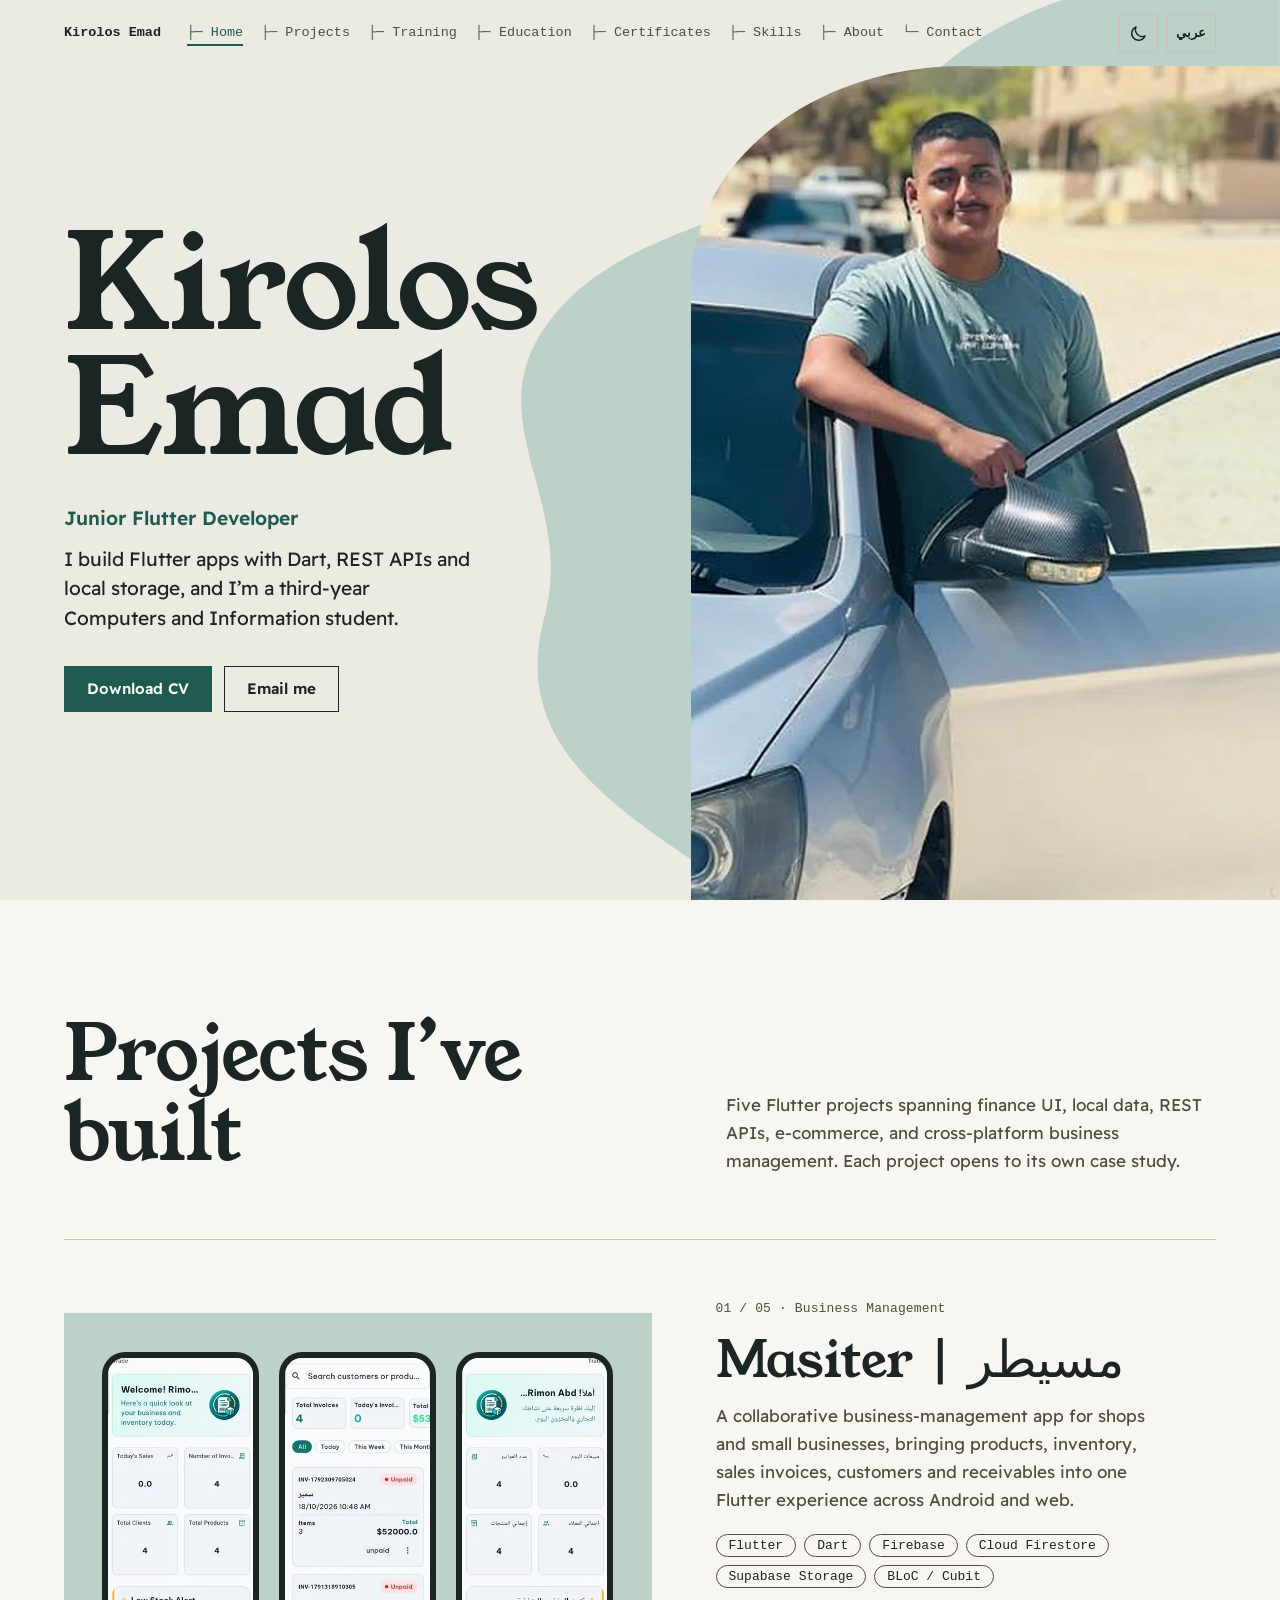
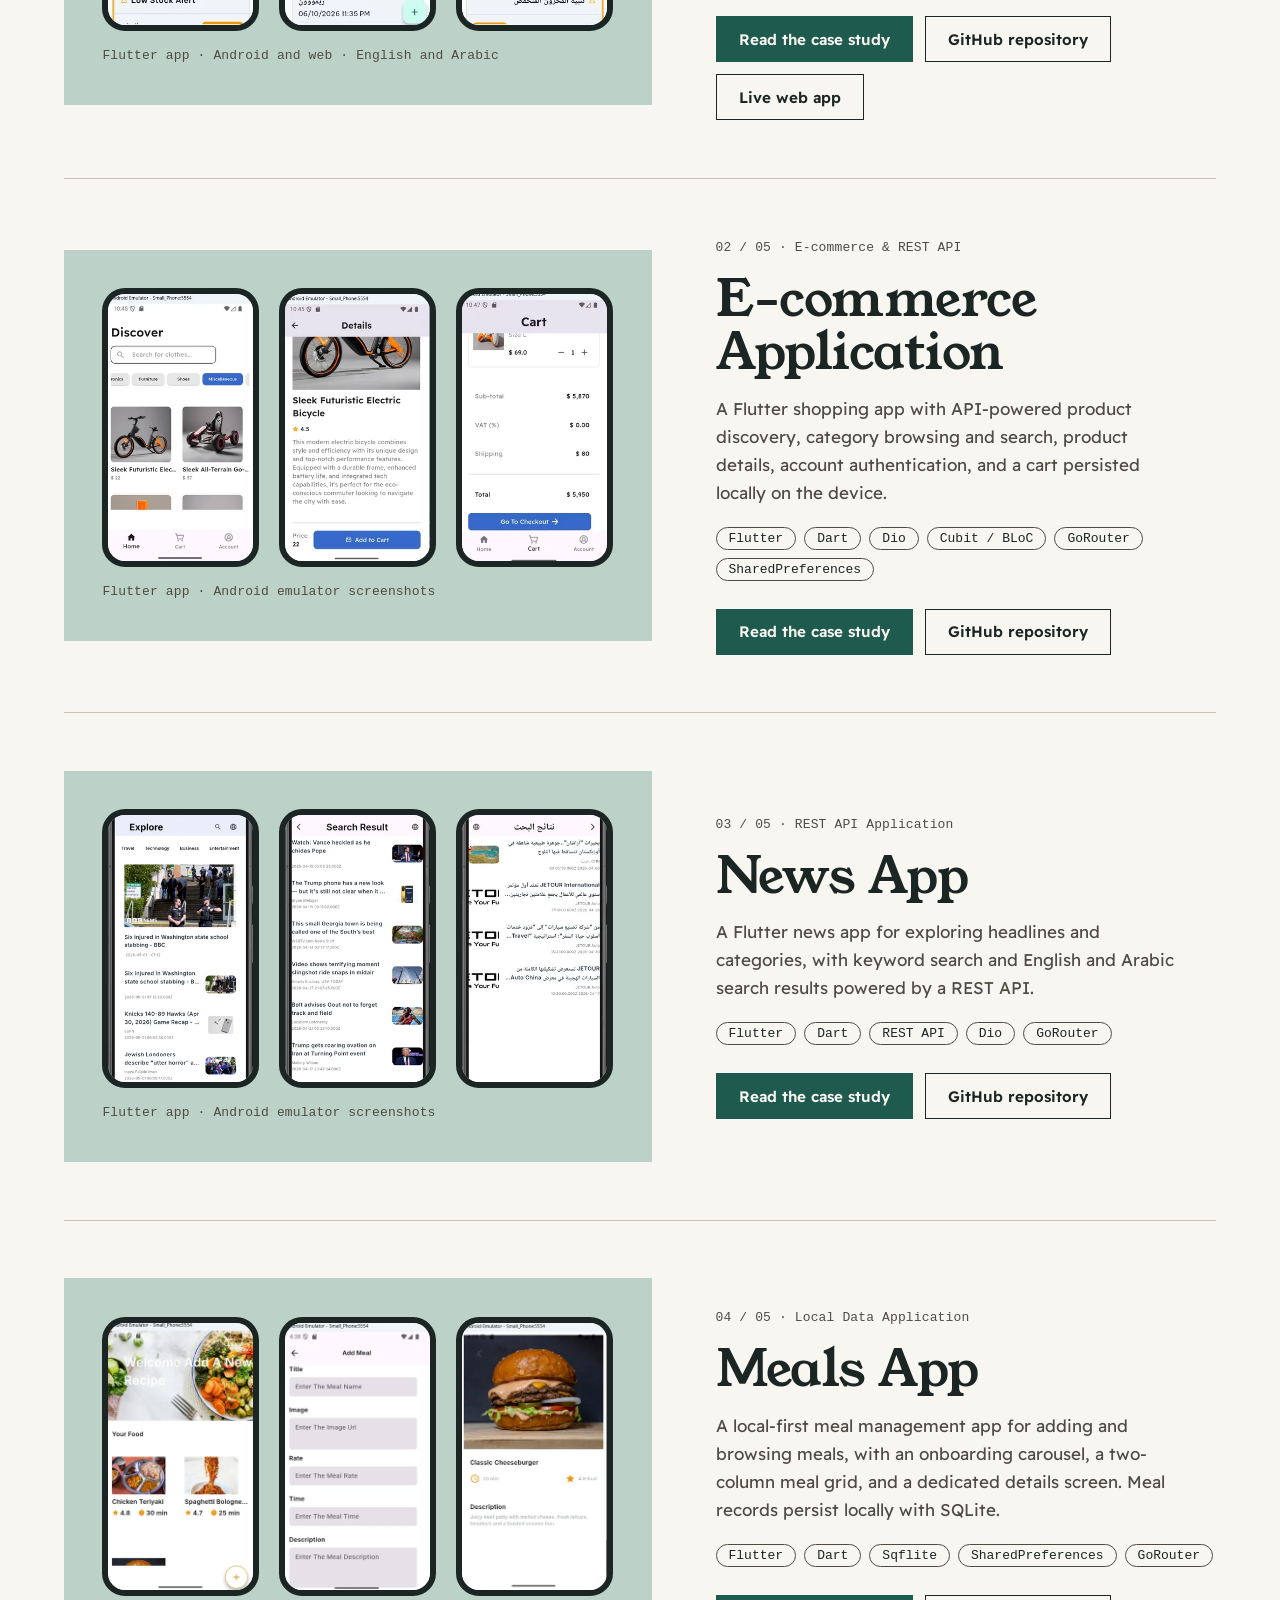
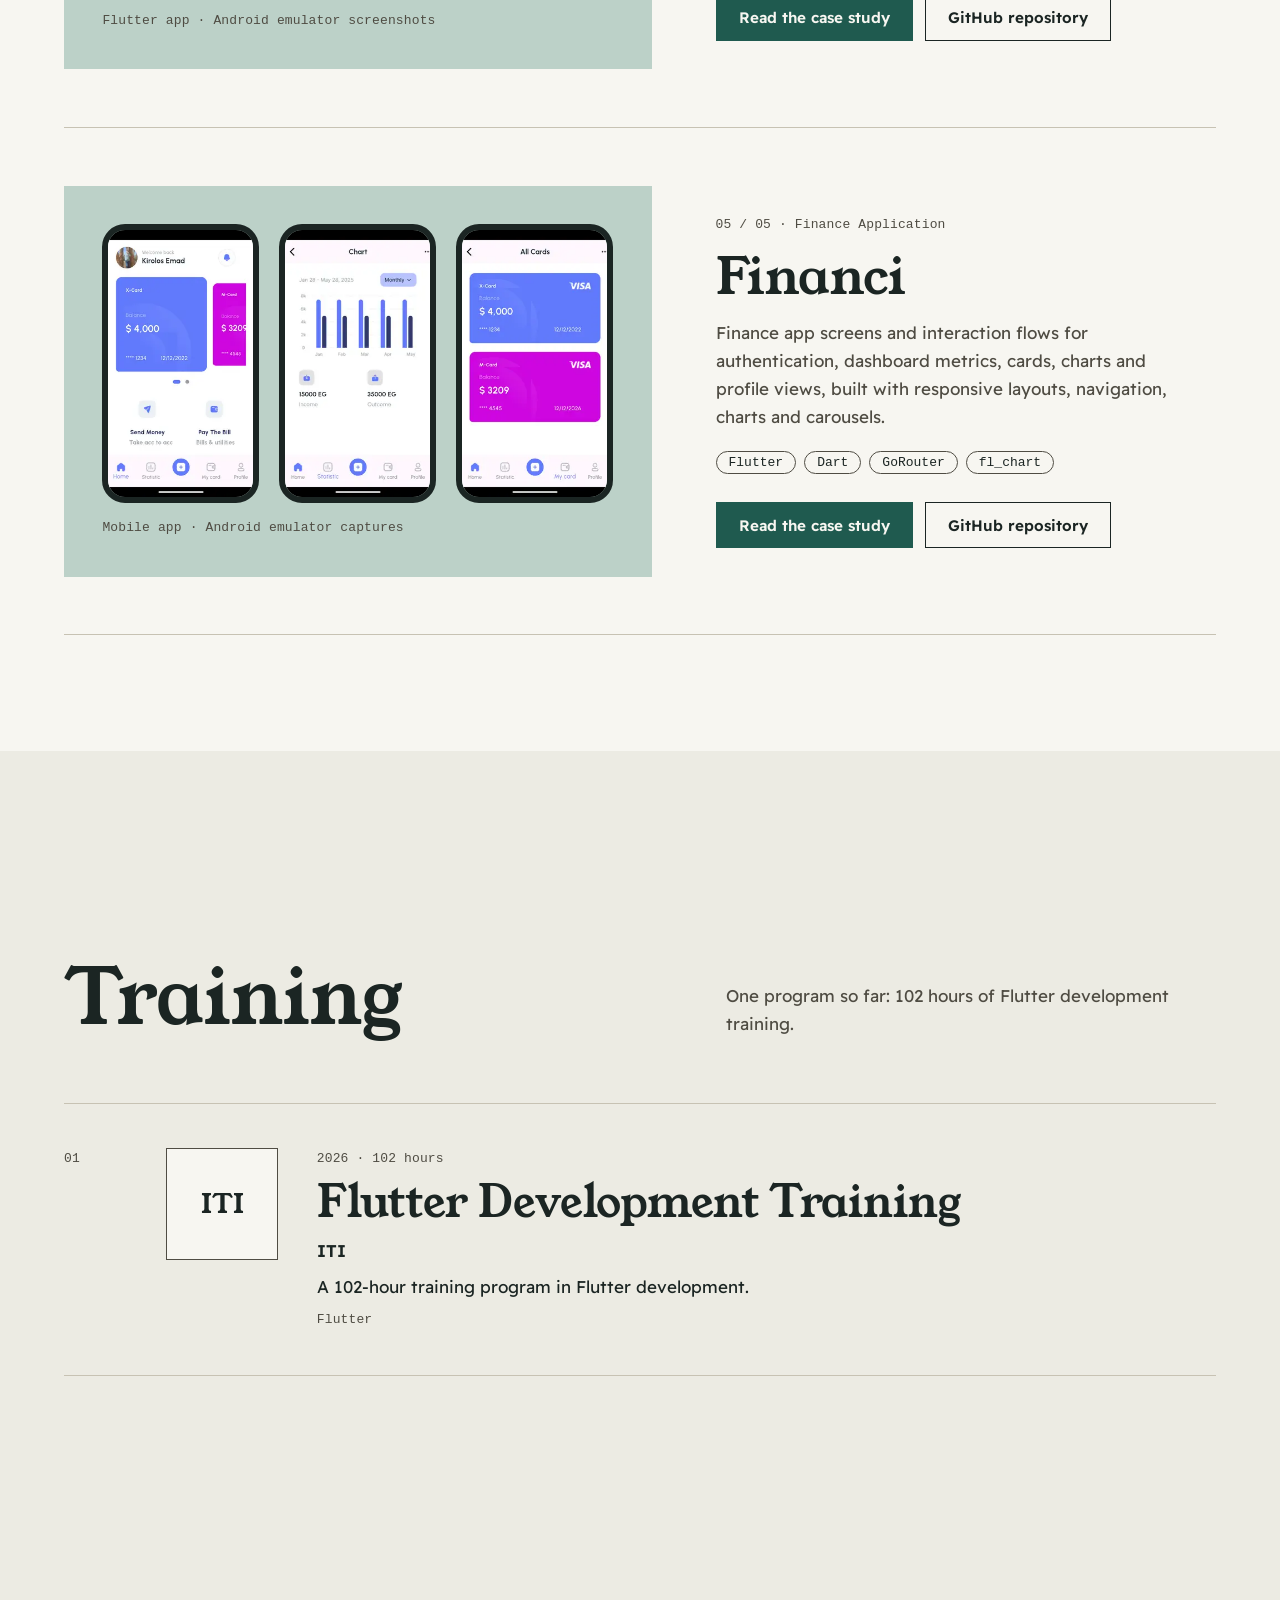
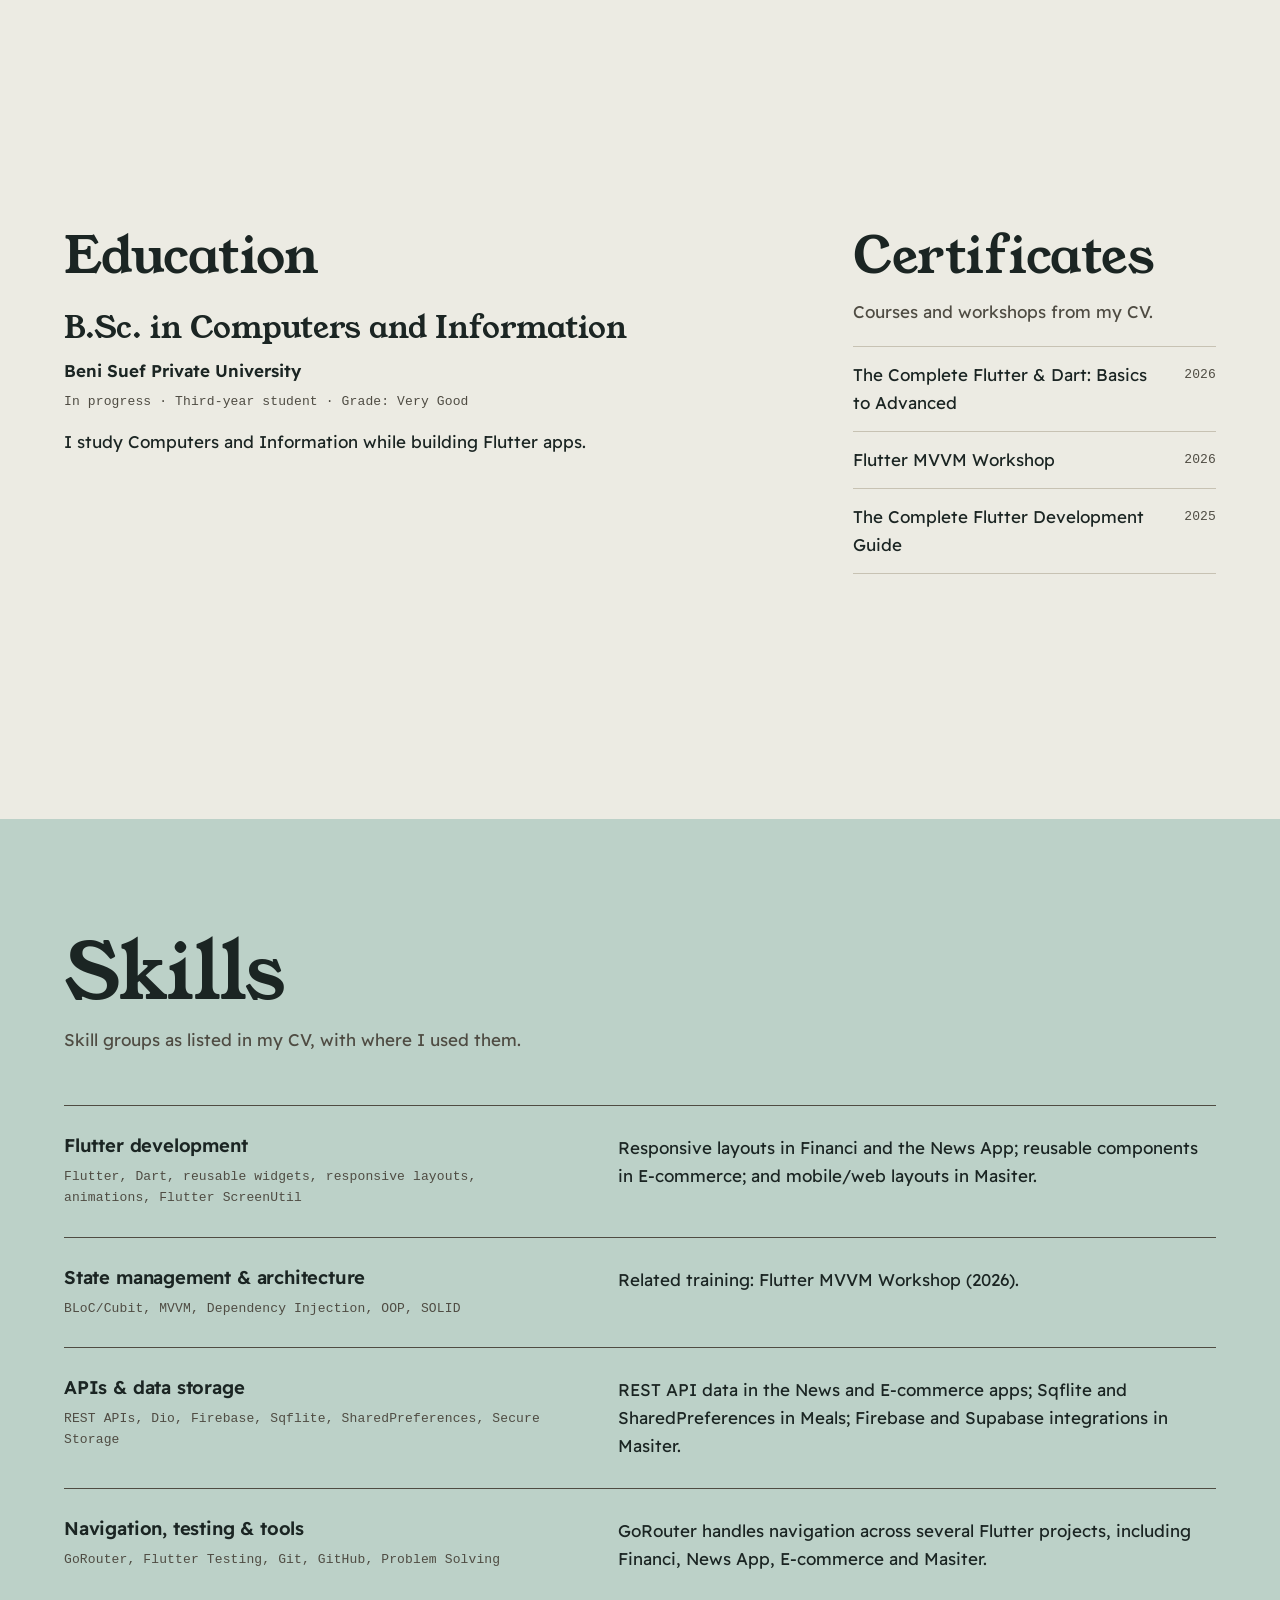
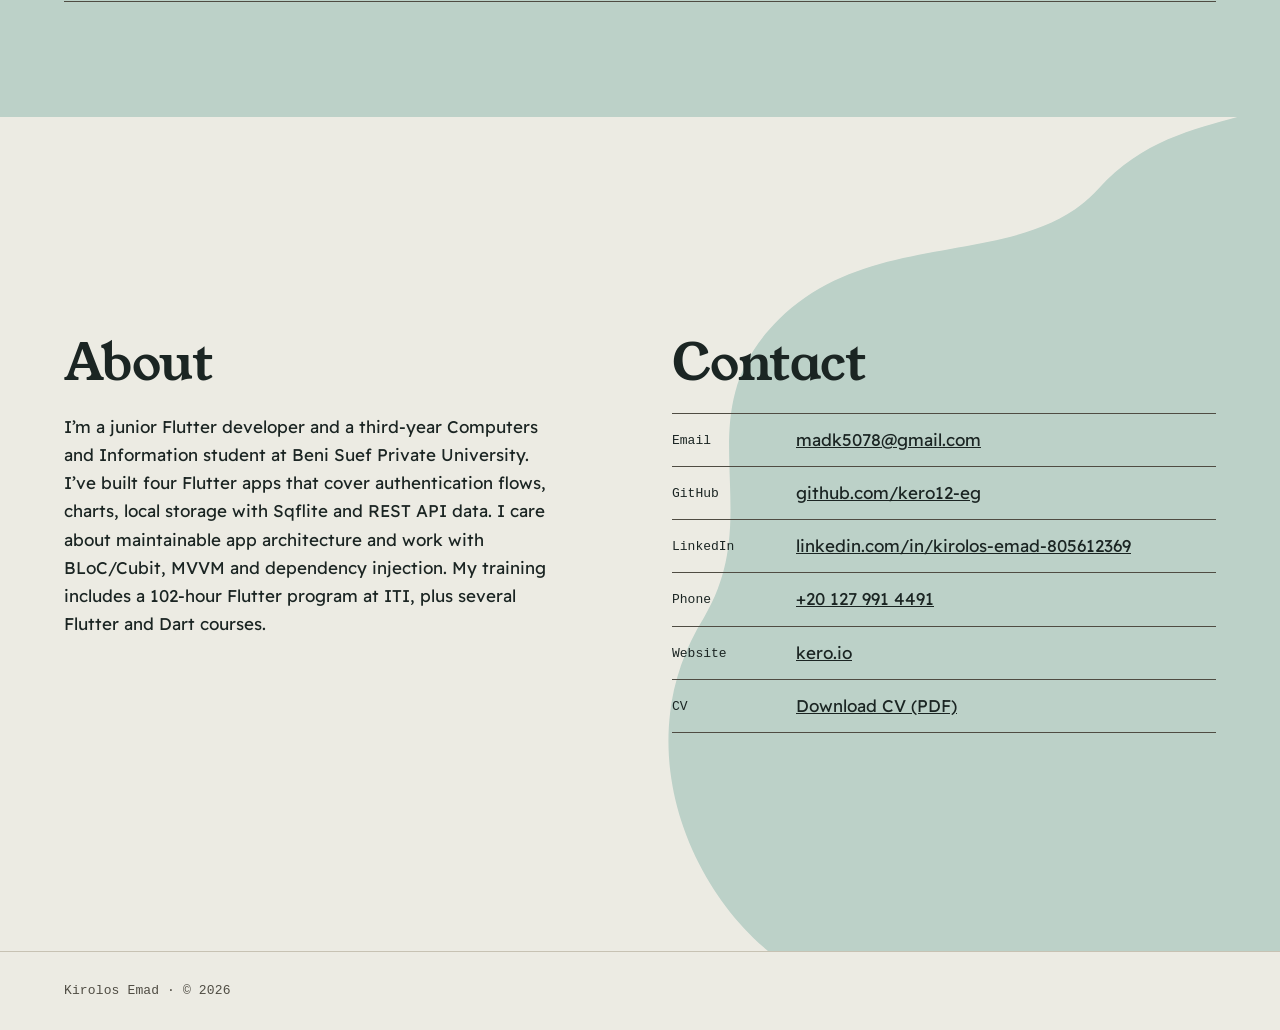
<file: index.html>
<!doctype html>
<html lang="en" dir="ltr" data-theme="light">
<head>
<meta charset="utf-8">
<meta name="viewport" content="width=device-width,initial-scale=1">
<title>Kirolos Emad — Junior Flutter Developer</title>
<meta name="description" content="Portfolio of Kirolos Emad, a junior Flutter developer building mobile apps with Dart, REST APIs, local storage and maintainable architecture.">
<meta property="og:type" content="website">
<meta property="og:title" content="Kirolos Emad — Junior Flutter Developer">
<meta property="og:description" content="Flutter projects, case studies and CV.">
<meta property="og:image" content="assets/og.jpg">
<meta name="theme-color" content="#ECEBE3">
<link rel="icon" href="assets/favicon.svg" type="image/svg+xml">
<link rel="stylesheet" href="css/style.css">
<script src="js/preferences.js" defer></script>
<script src="js/main.js" defer></script>
</head>
<body>
<a class="skip" href="#main">Skip to content</a>
<header class="site-nav" id="site-nav"><nav class="nav-inner" aria-label="Sections"><button class="nav-root" type="button" aria-expanded="false" aria-controls="nav-list" data-home="#home">Kirolos Emad</button><ul class="nav-list" id="nav-list"><li><a href="#home">Home</a></li><li><a href="#projects">Projects</a></li><li><a href="#training">Training</a></li><li><a href="#education">Education</a></li><li><a href="#certificates">Certificates</a></li><li><a href="#skills">Skills</a></li><li><a href="#about">About</a></li><li><a href="#contact">Contact</a></li></ul></nav></header>
<main id="main">

<section class="hero anchor" id="home" aria-labelledby="hero-name">
  <svg class="hero-bg" viewBox="0 0 700 900" preserveAspectRatio="none" aria-hidden="true" focusable="false"><path d="M700 0V900H260C170 820 60 760 90 620C120 490 20 410 110 300C190 205 330 215 380 120C410 62 470 20 520 0Z" fill="var(--rose)"/></svg>
  <div class="hero-copy">
    <h1 id="hero-name" class="r" style="--d:.3s">Kirolos<br>Emad</h1>
    <p class="role r" style="--d:.4s">Junior Flutter Developer</p>
    <p class="intro r" style="--d:.55s">I build Flutter apps with Dart, REST APIs and local storage, and I’m a third-year Computers and Information student.</p>
    <div class="actions r" style="--d:.7s">
      <a class="btn btn-primary" href="assets/cv.pdf" download>Download CV</a>
      <a class="btn" href="mailto:madk5078@gmail.com">Email me</a>
    </div>
  </div>
  <figure class="portrait">
    <img src="assets/profile.webp" width="630" height="788" alt="Kirolos Emad in a green T-shirt, leaning on a silver car with its door open" fetchpriority="high">
  </figure>
</section>

<section class="sec projects anchor" id="projects" aria-labelledby="projects-h">
  <div class="sec-head project-index-heading">
    <h2 class="h-xl" id="projects-h">Projects I’ve built</h2>
    <p class="lede">Five Flutter projects spanning finance UI, local data, REST APIs, e-commerce, and cross-platform business management. Each project opens to its own case study.</p>
  </div>
  <div class="project-list">
<article class="project-card">
      <a class="project-cover" href="project-masiter.html" aria-label="Masiter business management app case study"><div class="showcase"><div class="phones"><div class="phone"><img src="assets/projects/masiter/dashboard_en_light-sm.webp" alt="Masiter mobile dashboard in English light theme" width="270" height="480" loading="lazy"></div><div class="phone"><img src="assets/projects/masiter/invoices_en_light-sm.webp" alt="Masiter mobile invoice history in English light theme" width="270" height="480" loading="lazy"></div><div class="phone"><img src="assets/projects/masiter/dashboard_ar_light-sm.webp" alt="Masiter mobile dashboard in Arabic" width="270" height="480" loading="lazy"></div></div><p class="mono showcase-foot">Flutter app · Android and web · English and Arabic</p></div></a>
      <div class="project-copy">
        <p class="mono p-meta">01 / 05 · Business Management</p>
        <h3 class="p-title">Masiter | مسيطر</h3>
        <p class="p-desc">A collaborative business-management app for shops and small businesses, bringing products, inventory, sales invoices, customers and receivables into one Flutter experience across Android and web.</p>
        <ul class="tags"><li>Flutter</li><li>Dart</li><li>Firebase</li><li>Cloud Firestore</li><li>Supabase Storage</li><li>BLoC / Cubit</li></ul>
        <div class="actions"><a class="btn btn-primary" href="project-masiter.html">Read the case study</a><a class="btn" href="https://github.com/rimonnnn/Warshity" target="_blank" rel="noopener noreferrer">GitHub repository</a><a class="btn" href="https://masiter.web.app/" target="_blank" rel="noopener noreferrer">Live web app</a></div>
      </div>
    </article>
<article class="project-card">
      <a class="project-cover" href="project-e-commerce-application.html" aria-label="E-commerce Application case study"><div class="showcase"><div class="phones"><div class="phone"><img src="assets/projects/e-commerce-application/HomeScreen-sm.webp" alt="E-commerce app product discovery screen" width="270" height="500" loading="lazy"></div><div class="phone"><img src="assets/projects/e-commerce-application/ProductDetailsScreen-sm.webp" alt="E-commerce app product details screen" width="270" height="500" loading="lazy"></div><div class="phone"><img src="assets/projects/e-commerce-application/CartScreen-sm.webp" alt="E-commerce app shopping cart screen" width="270" height="500" loading="lazy"></div></div><p class="mono showcase-foot">Flutter app · Android emulator screenshots</p></div></a>
      <div class="project-copy">
        <p class="mono p-meta">02 / 05 · E-commerce & REST API</p>
        <h3 class="p-title">E-commerce Application</h3>
        <p class="p-desc">A Flutter shopping app with API-powered product discovery, category browsing and search, product details, account authentication, and a cart persisted locally on the device.</p>
        <ul class="tags"><li>Flutter</li><li>Dart</li><li>Dio</li><li>Cubit / BLoC</li><li>GoRouter</li><li>SharedPreferences</li></ul>
        <div class="actions"><a class="btn btn-primary" href="project-e-commerce-application.html">Read the case study</a><a class="btn" href="https://github.com/kero12-eg/e_commerce_app1" target="_blank" rel="noopener noreferrer">GitHub repository</a></div>
      </div>
    </article>
<article class="project-card">
      <a class="project-cover" href="project-news-app.html" aria-label="News App case study"><div class="showcase"><div class="phones"><div class="phone"><img src="assets/projects/news-app/HomeScreen-sm.webp" alt="News App home screen" width="270" height="570" loading="lazy"></div><div class="phone"><img src="assets/projects/news-app/SearchResultScreenEN-sm.webp" alt="News App English search results" width="270" height="570" loading="lazy"></div><div class="phone"><img src="assets/projects/news-app/SearchResultScreenAr-sm.webp" alt="News App Arabic search results" width="270" height="570" loading="lazy"></div></div><p class="mono showcase-foot">Flutter app · Android emulator screenshots</p></div></a>
      <div class="project-copy">
        <p class="mono p-meta">03 / 05 · REST API Application</p>
        <h3 class="p-title">News App</h3>
        <p class="p-desc">A Flutter news app for exploring headlines and categories, with keyword search and English and Arabic search results powered by a REST API.</p>
        <ul class="tags"><li>Flutter</li><li>Dart</li><li>REST API</li><li>Dio</li><li>GoRouter</li></ul>
        <div class="actions"><a class="btn btn-primary" href="project-news-app.html">Read the case study</a><a class="btn" href="https://github.com/kero12-eg/news_app" target="_blank" rel="noopener noreferrer">GitHub repository</a></div>
      </div>
    </article>
<article class="project-card">
      <a class="project-cover" href="project-meals-app.html" aria-label="Meals App case study"><div class="showcase"><div class="phones"><div class="phone"><img src="assets/projects/meals-app/home-sm.webp" alt="Meals App home screen showing saved meals" width="270" height="500" loading="lazy"></div><div class="phone"><img src="assets/projects/meals-app/add-meal-sm.webp" alt="Meals App add meal form" width="270" height="500" loading="lazy"></div><div class="phone"><img src="assets/projects/meals-app/meal-details-sm.webp" alt="Meals App meal details screen" width="270" height="500" loading="lazy"></div></div><p class="mono showcase-foot">Flutter app · Android emulator screenshots</p></div></a>
      <div class="project-copy">
        <p class="mono p-meta">04 / 05 · Local Data Application</p>
        <h3 class="p-title">Meals App</h3>
        <p class="p-desc">A local-first meal management app for adding and browsing meals, with an onboarding carousel, a two-column meal grid, and a dedicated details screen. Meal records persist locally with SQLite.</p>
        <ul class="tags"><li>Flutter</li><li>Dart</li><li>Sqflite</li><li>SharedPreferences</li><li>GoRouter</li></ul>
        <div class="actions"><a class="btn btn-primary" href="project-meals-app.html">Read the case study</a><a class="btn" href="https://github.com/kero12-eg/meals_app" target="_blank" rel="noopener noreferrer">GitHub repository</a></div>
      </div>
    </article>
<article class="project-card">
      <a class="project-cover" href="project-financi.html" aria-label="Financi case study"><div class="showcase"><div class="phones"><div class="phone"><img src="assets/projects/financi/08-home-sm.webp" alt="" width="270" height="480" loading="lazy"></div><div class="phone"><img src="assets/projects/financi/09-statistic-sm.webp" alt="" width="270" height="480" loading="lazy"></div><div class="phone"><img src="assets/projects/financi/10-my-cards-sm.webp" alt="" width="270" height="480" loading="lazy"></div></div><p class="mono showcase-foot">Mobile app · Android emulator captures</p></div></a>
      <div class="project-copy">
        <p class="mono p-meta">05 / 05 · Finance Application</p>
        <h3 class="p-title">Financi</h3>
        <p class="p-desc">Finance app screens and interaction flows for authentication, dashboard metrics, cards, charts and profile views, built with responsive layouts, navigation, charts and carousels.</p>
        <ul class="tags"><li>Flutter</li><li>Dart</li><li>GoRouter</li><li>fl_chart</li></ul>
        <div class="actions"><a class="btn btn-primary" href="project-financi.html">Read the case study</a><a class="btn" href="https://github.com/kero12-eg/Financi_UI" rel="noopener">GitHub repository</a></div>
      </div>
    </article>
  </div>
</section>

<section class="sec training anchor" id="training" aria-labelledby="training-h">
  <div>
    <div class="sec-head training-section-heading">
      <h2 class="h-xl" id="training-h">Training</h2>
      <p class="lede">One program so far: 102 hours of Flutter development training.</p>
    </div>
    <article class="t-entry">
      <p class="mono t-num">01</p>
      <div class="training-monogram" aria-hidden="true">ITI</div>
      <div class="t-body">
        <p class="mono t-meta">2026 · 102 hours</p>
        <h3 class="t-title">Flutter Development Training</h3>
        <p class="t-org">ITI</p>
        <p>A 102-hour training program in Flutter development.</p>
        <p class="mono t-skills">Flutter</p>
      </div>
    </article>
  </div>
</section>

<div class="edu-band anchor" id="edu-band">
  <div class="band">
    <section class="sub edu-block anchor" id="education" aria-labelledby="edu-h">
      <h2 id="edu-h">Education</h2>
      <p class="edu-degree">B.Sc. in Computers and Information</p>
      <p class="edu-org">Beni Suef Private University</p>
      <p class="mono edu-meta">In progress · Third-year student · Grade: Very Good</p>
      <p>I study Computers and Information while building Flutter apps.</p>
    </section>
    <section class="sub certs anchor" id="certificates" aria-labelledby="cert-h">
      <h2 id="cert-h">Certificates</h2>
      <p class="lede">Courses and workshops from my CV.</p>
      <ul class="cert-list">
        <li><span>The Complete Flutter &amp; Dart: Basics to Advanced</span><span class="mono">2026</span></li>
        <li><span>Flutter MVVM Workshop</span><span class="mono">2026</span></li>
        <li><span>The Complete Flutter Development Guide</span><span class="mono">2025</span></li>
      </ul>
    </section>
  </div>
</div>

<section class="sec skills toolbox anchor" id="skills" aria-labelledby="skills-h">
  <div>
    <h2 class="h-xl" id="skills-h">Skills</h2>
    <p class="aside">Skill groups as listed in my CV, with where I used them.</p>
    <div class="ledger">
      <div><div><h3>Flutter development</h3><p class="mono">Flutter, Dart, reusable widgets, responsive layouts, animations, Flutter ScreenUtil</p></div><p>Responsive layouts in Financi and the News App; reusable components in E-commerce; and mobile/web layouts in Masiter.</p></div>
      <div><div><h3>State management &amp; architecture</h3><p class="mono">BLoC/Cubit, MVVM, Dependency Injection, OOP, SOLID</p></div><p>Related training: Flutter MVVM Workshop (2026).</p></div>
      <div><div><h3>APIs &amp; data storage</h3><p class="mono">REST APIs, Dio, Firebase, Sqflite, SharedPreferences, Secure Storage</p></div><p>REST API data in the News and E-commerce apps; Sqflite and SharedPreferences in Meals; Firebase and Supabase integrations in Masiter.</p></div>
      <div><div><h3>Navigation, testing &amp; tools</h3><p class="mono">GoRouter, Flutter Testing, Git, GitHub, Problem Solving</p></div><p>GoRouter handles navigation across several Flutter projects, including Financi, News App, E-commerce and Masiter.</p></div>
    </div>
  </div>
</section>

<div class="closing anchor" id="closing-band">
  <svg class="closing-bg" viewBox="0 0 600 700" preserveAspectRatio="none" aria-hidden="true" focusable="false"><path d="M600 0V700H120C40 640 -10 520 60 420C120 330 40 250 130 170C220 90 360 130 430 60C470 20 520 10 560 0Z" fill="var(--rose)"/></svg>
  <section class="sub about anchor" id="about" aria-labelledby="about-h">
    <h2 id="about-h">About</h2>
    <p>I’m a junior Flutter developer and a third-year Computers and Information student at Beni Suef Private University. I’ve built four Flutter apps that cover authentication flows, charts, local storage with Sqflite and REST API data. I care about maintainable app architecture and work with BLoC/Cubit, MVVM and dependency injection. My training includes a 102-hour Flutter program at ITI, plus several Flutter and Dart courses.</p>
  </section>
  <section class="sub contact anchor" id="contact" aria-labelledby="contact-h">
    <h2 id="contact-h">Contact</h2>
    <dl>
      <div><dt>Email</dt><dd><a href="mailto:madk5078@gmail.com">madk5078@gmail.com</a></dd></div>
      <div><dt>GitHub</dt><dd><a href="https://github.com/kero12-eg" rel="noopener">github.com/kero12-eg</a></dd></div>
      <div><dt>LinkedIn</dt><dd><a href="https://www.linkedin.com/in/kirolos-emad-805612369?utm_source=share_via&utm_content=profile&utm_medium=member_ios" rel="noopener">linkedin.com/in/kirolos-emad-805612369</a></dd></div>
      <div><dt>Phone</dt><dd><a href="tel:+201279914491">+20 127 991 4491</a></dd></div>
      <div><dt>Website</dt><dd><a href="index.html" rel="noopener">kero.io</a></dd></div>
      <div><dt>CV</dt><dd><a href="assets/cv.pdf" download>Download CV (PDF)</a></dd></div>
    </dl>
  </section>
</div>

</main>
<footer class="foot mono">Kirolos Emad · © <span data-year>2026</span></footer>
</body>
</html>
</file>
<file: css/style.css>
@font-face{font-family:"Young Serif";src:url(../assets/fonts/young-serif-400.woff2) format("woff2");font-weight:400;font-display:swap}
@font-face{font-family:"Readex Pro";src:url(../assets/fonts/readex-pro-400.woff2) format("woff2");font-weight:400;font-display:swap}
@font-face{font-family:"Readex Pro";src:url(../assets/fonts/readex-pro-600.woff2) format("woff2");font-weight:600;font-display:swap}
:root{
  --plaster:#ECEBE3;--rose:#BCD1C8;--crimson:#1F5A4F;--taupe:#C7C2B3;--taupe-text:#4F4C43;--ink:#1B2523;--paper:#F7F6F1;
  --serif:"Young Serif",Georgia,serif;--sans:"Readex Pro",system-ui,sans-serif;
  --mono:ui-monospace,"SFMono-Regular",Menlo,Consolas,monospace;
  --pad:clamp(20px,5vw,96px);
  --nav-h:66px;--nav-offset:66px;--top:calc(var(--nav-h) + 40px);
  --sec:clamp(64px,9vw,128px);--ease:cubic-bezier(.2,.7,.2,1)
}
*{box-sizing:border-box}
html{scroll-behavior:smooth;-webkit-text-size-adjust:100%}
body{margin:0;background:var(--plaster);color:var(--ink);font:400 1.0625rem/1.65 var(--sans)}
img,svg{display:block;max-width:100%}
a{color:inherit}p{margin:0}
h1,h2,h3{font-family:var(--serif);font-weight:400;line-height:1.04;letter-spacing:-.01em;margin:0}
:focus-visible{outline:2px solid var(--crimson);outline-offset:3px}
.skip{position:absolute;left:12px;top:-64px;z-index:100;background:var(--ink);color:var(--paper);padding:10px 16px}
.skip:focus{top:12px}
.mono{font-family:var(--mono);font-size:.8125rem;letter-spacing:.01em}
.anchor{scroll-margin-top:var(--nav-offset)}
#home{scroll-margin-top:0}
.sec{padding:var(--sec) var(--pad)}
.h-xl{font-size:clamp(2.5rem,6vw,5.5rem)}
.lede{color:var(--taupe-text);max-width:52ch}
.sec-head{display:grid;grid-template-columns:1.1fr .9fr;gap:var(--pad);align-items:end;margin-bottom:clamp(32px,5vw,72px)}

/* buttons */
.actions{display:flex;flex-wrap:wrap;gap:12px}
.btn{display:inline-flex;align-items:center;min-height:46px;padding:0 22px;border:1px solid var(--ink);background:transparent;color:var(--ink);text-decoration:none;font:600 .95rem var(--sans);cursor:pointer}
.btn:hover{background:var(--ink);color:var(--paper)}
.btn-primary{background:var(--crimson);border-color:var(--crimson);color:var(--paper)}
.btn-primary:hover{background:var(--ink);border-color:var(--ink)}

/* navigation: bar height (--nav-h) and scroll offset (--nav-offset) are separate tokens */
.site-nav{position:fixed;top:0;left:0;right:0;height:var(--nav-h);z-index:50;border-bottom:1px solid transparent;transition:background-color .3s,border-color .3s}
.site-nav.is-scrolled{background:var(--plaster);border-bottom-color:var(--taupe)}
.nav-inner{height:var(--nav-h);display:flex;align-items:center;gap:clamp(14px,2vw,28px);padding:0 var(--pad);font:clamp(.78rem,.57rem + .34vw,.875rem)/1 var(--mono);white-space:nowrap}
.nav-root{background:none;border:0;padding:0;font:inherit;font-weight:700;color:var(--ink);cursor:pointer}
.nav-list{display:flex;gap:clamp(10px,1.4vw,22px);list-style:none;margin:0;padding:0}
.nav-list a{position:relative;display:inline-block;padding:6px 0;text-decoration:none;color:var(--taupe-text);transition:color .3s}
.nav-list a::before{content:"├─ "}
.nav-list li:last-child a::before{content:"└─ "}
.nav-list a::after{content:"";position:absolute;left:0;right:0;bottom:0;height:2px;background:var(--crimson);transform:scaleX(0);transform-origin:left;transition:transform .3s var(--ease)}
.nav-list a:hover,.nav-list a[aria-current]{color:var(--crimson)}
.nav-list a[aria-current]::after{transform:scaleX(1)}

/* hero */
.hero{position:relative;min-height:100svh;display:grid;grid-template-columns:minmax(0,54fr) minmax(0,46fr);overflow:hidden}
.hero-bg{position:absolute;top:0;right:0;width:66%;height:100%;z-index:0}
.hero-copy{position:relative;z-index:2;align-self:center;padding:calc(var(--nav-h) + 24px) 2vw 56px var(--pad)}
.hero h1{font-size:clamp(3.8rem,10.4vw,9.4rem);line-height:.94;margin-bottom:clamp(20px,2.6vw,36px)}
.role{font:600 clamp(1rem,1.5vw,1.25rem)/1.3 var(--sans);color:var(--crimson);margin-bottom:14px}
.intro{max-width:34ch;font-size:clamp(1.05rem,1.5vw,1.3rem);line-height:1.55;margin-bottom:32px}
.portrait{position:relative;z-index:1;grid-column:2;align-self:end;height:calc(100svh - var(--nav-h));min-height:480px;margin:0;overflow:hidden;border-top-left-radius:46% 26%}
.portrait img{width:100%;height:100%;object-fit:cover;object-position:50% 10%}

/* projects */
.projects{background:var(--paper)}
.project-card{display:grid;grid-template-columns:1.08fr .92fr;gap:clamp(24px,5vw,80px);align-items:center;padding-block:clamp(32px,4.5vw,64px);border-top:1px solid var(--taupe)}
.project-card:last-child{border-bottom:1px solid var(--taupe)}
.project-cover{display:block;text-decoration:none;overflow:hidden}
.showcase{background:var(--rose);padding:clamp(18px,3vw,40px)}
.phones{display:grid;grid-template-columns:repeat(3,1fr);gap:clamp(8px,1.6vw,20px)}
.phone{aspect-ratio:9/16;border:clamp(3px,.5vw,6px) solid var(--ink);border-radius:clamp(12px,1.8vw,24px);overflow:hidden;background:var(--paper)}
.phone img{width:100%;height:100%;object-fit:cover}
.phone.is-empty{border:1px dashed var(--taupe-text);background:transparent;display:grid;place-items:center;text-align:center;padding:6px;color:var(--taupe-text)}
.showcase-foot{margin-top:14px;color:var(--taupe-text)}
.p-meta{color:var(--taupe-text);margin-bottom:14px}
.p-title{font-size:clamp(2.1rem,4vw,3.6rem);margin-bottom:16px}
.p-desc{color:var(--taupe-text);max-width:46ch;margin-bottom:20px}
.tags{display:flex;flex-wrap:wrap;gap:8px;margin:0 0 28px;padding:0;list-style:none}
.tags li{font:.8125rem var(--mono);border:1px solid var(--taupe-text);border-radius:99px;padding:3px 12px}

/* training */
.t-entry{display:grid;grid-template-columns:4rem 7rem 1fr;gap:clamp(16px,3vw,40px);padding-block:clamp(28px,3.5vw,48px);border-block:1px solid var(--taupe)}
.t-num{color:var(--taupe-text)}
.training-monogram{width:7rem;aspect-ratio:1;display:grid;place-items:center;border:1px solid var(--taupe-text);background:var(--paper);font:1.7rem var(--serif)}
.t-meta{color:var(--taupe-text);margin-bottom:10px}
.t-title{font-size:clamp(1.8rem,3.4vw,3rem);margin-bottom:12px}
.t-org{font-weight:600;margin-bottom:8px}
.t-entry p+p{margin-top:8px}
.t-skills{color:var(--taupe-text);margin-top:14px}

/* education + certificates */
.band{display:grid;grid-template-columns:2fr 1fr;gap:var(--pad)}
.edu-block h2,.certs h2{font-size:clamp(2rem,4vw,3.4rem);margin-bottom:28px}
.edu-degree{font:clamp(1.4rem,2.4vw,2rem)/1.2 var(--serif);margin-bottom:10px}
.edu-org{font-weight:600}.edu-meta{color:var(--taupe-text);margin:6px 0 16px}
.cert-list{list-style:none;margin:0;padding:0}
.cert-list li{display:flex;justify-content:space-between;gap:20px;padding:14px 0;border-top:1px solid var(--taupe)}
.cert-list li:last-child{border-bottom:1px solid var(--taupe)}
.cert-list .mono{color:var(--taupe-text);padding-top:3px}
.certs .lede{margin:-12px 0 20px}

/* skills */
.skills{background:var(--rose)}
.skills h2{margin-bottom:12px}
.skills .aside{color:var(--taupe-text);margin-bottom:clamp(28px,4vw,56px);max-width:52ch}
.ledger>div{display:grid;grid-template-columns:minmax(0,.9fr) minmax(0,1.1fr);gap:var(--pad);padding-block:28px;border-top:1px solid var(--taupe-text)}
.ledger>div:last-child{border-bottom:1px solid var(--taupe-text)}
.ledger h3{font:600 1.15rem/1.3 var(--sans);margin-bottom:8px}
.ledger .mono{color:var(--taupe-text)}

/* about + contact */
.closing{position:relative;display:grid;grid-template-columns:1fr 1fr;gap:var(--pad);padding:var(--sec) var(--pad)}
.closing-bg{position:absolute;top:0;right:0;width:50%;height:100%;z-index:0}
.about,.contact{position:relative;z-index:1}
.about h2,.contact h2{font-size:clamp(2rem,4vw,3.4rem);margin-bottom:24px}
.about p{max-width:50ch}
.contact dl{margin:0}
.contact dl>div{display:grid;grid-template-columns:7rem 1fr;gap:12px;padding:12px 0;border-top:1px solid var(--taupe-text)}
.contact dl>div:last-child{border-bottom:1px solid var(--taupe-text)}
.contact dt{font-family:var(--mono);font-size:.8125rem;padding-top:4px}
.contact dd{margin:0;overflow-wrap:anywhere}
.foot{padding:28px var(--pad);border-top:1px solid var(--taupe);color:var(--taupe-text)}

/* case-study pages */
.cs-top{padding:var(--top) var(--pad) clamp(40px,6vw,80px)}
.project-breadcrumb{color:var(--taupe-text);margin-bottom:clamp(24px,4vw,48px)}
.cs-title{font-size:clamp(3rem,8.5vw,7.5rem);line-height:.98;margin-bottom:20px}
.cs-sum{font-size:clamp(1.1rem,1.7vw,1.4rem);max-width:46ch;margin-bottom:28px}
.facts{display:grid;grid-template-columns:repeat(auto-fit,minmax(180px,1fr));margin:clamp(28px,4vw,48px) 0 0;border-top:1px solid var(--taupe)}
.facts>div{padding:16px 16px 0 0}
.facts dt{font:.8125rem var(--mono);color:var(--taupe-text)}.facts dd{margin:4px 0 0;font-weight:600}
.cs-sec{padding:clamp(40px,6vw,80px) var(--pad);border-top:1px solid var(--taupe);display:grid;grid-template-columns:1fr 2fr;gap:var(--pad)}
.cs-sec h2{font-size:clamp(1.8rem,3.2vw,2.8rem)}
.caps,.notes{margin:0;padding:0;list-style:none}
.caps li,.notes li{padding:14px 0;border-bottom:1px solid var(--taupe)}.caps li:first-child,.notes li:first-child{padding-top:0}
.stack-block{display:grid;grid-template-columns:10rem 1fr;gap:16px;padding:12px 0;border-bottom:1px solid var(--taupe)}
.stack-block:first-child{padding-top:0}.stack-block dt{font-weight:600}.stack-block dd{margin:0}
.gallery{list-style:none;margin:0;padding:0;display:grid;grid-template-columns:repeat(auto-fill,minmax(150px,1fr));gap:16px}
.gallery-item{display:block;width:100%;padding:0;border:1px solid var(--taupe);background:var(--paper);overflow:hidden;cursor:pointer;aspect-ratio:9/16}
.gallery-item img{width:100%;height:100%;object-fit:cover}
.gallery-item-mobile{aspect-ratio:573 / 1280}
.gallery-item-wide{aspect-ratio:1366 / 728;background:var(--plaster)}
.gallery-item-wide img{object-fit:contain}
.gallery-sec .lede{margin-top:12px}
.empty-panel{border:1px dashed var(--taupe-text);padding:clamp(28px,5vw,56px);color:var(--taupe-text)}
.cs-end{padding:clamp(40px,6vw,80px) var(--pad);border-top:1px solid var(--taupe)}
dialog.lightbox{width:min(92vw,520px);max-height:94svh;padding:14px;border:0;background:var(--plaster);color:var(--ink)}
dialog.lightbox.is-wide{width:min(94vw,1000px)}
dialog.lightbox::backdrop{background:rgba(27,37,35,.72)}
.lb-fig{margin:0;display:grid;gap:10px}
.lb-img{max-height:68svh;max-width:100%;width:auto;margin:auto;object-fit:contain}
.lb-bar{display:flex;flex-wrap:wrap;align-items:center;justify-content:space-between;gap:8px;margin-top:12px}
.lb-bar .btn{min-height:40px;padding:0 14px}

/* responsive */
@media(max-width:999px){
  :root{--nav-h:68px;--nav-offset:16px;--top:40px}
  body{padding-bottom:calc(var(--nav-h) + env(safe-area-inset-bottom,0px))}
  .site-nav{top:auto;bottom:0;height:calc(var(--nav-h) + env(safe-area-inset-bottom,0px));background:var(--plaster);border-bottom:0;border-top:1px solid var(--taupe)}
  .nav-inner{font-size:.875rem}
  .nav-root{min-height:44px;font-size:.9375rem}
  .nav-root::after{content:" +"}.nav-root[aria-expanded=true]::after{content:" −"}
  .nav-list{position:fixed;left:0;right:0;bottom:calc(var(--nav-h) + env(safe-area-inset-bottom,0px));flex-direction:column;gap:0;padding:10px var(--pad) 14px;background:var(--plaster);border-top:1px solid var(--taupe);opacity:0;visibility:hidden;transform:translateY(8px);transition:opacity .2s,transform .2s,visibility 0s .2s}
  .nav-list.is-open{opacity:1;visibility:visible;transform:none;transition:opacity .2s,transform .2s}
  .nav-list a{display:block;padding:11px 0}
  .hero{display:flex;flex-direction:column;min-height:0}
  .hero-bg{width:100%;height:calc(82vw * 1.25 + 36px)}
  .portrait{order:-1;width:82%;height:auto;min-height:0;aspect-ratio:4/5;margin:36px 0 0 auto}
  .hero-copy{padding:32px var(--pad) 56px}
  .sec-head,.band,.closing,.cs-sec{grid-template-columns:1fr}
  .sec-head{gap:16px}.band,.closing{gap:0}.band>section,.closing>section{padding:var(--sec) var(--pad)}
  .band{padding:0}.closing{padding:0}.closing-bg{display:none}
  .ledger>div{grid-template-columns:1fr;gap:12px}
  .project-card{grid-template-columns:1fr;gap:24px}
}
@media(min-width:1000px){
  .training,.skills,.edu-band,.closing{min-height:calc(100svh - var(--nav-h))}
  .training,.skills,.edu-band,.closing{display:grid;align-content:center}
  .edu-band{padding:var(--sec) var(--pad)}
  .band>section,.closing>section{scroll-margin-top:calc(var(--nav-offset) + var(--sec))}
}
@media(max-width:699px){
  .t-entry{grid-template-columns:3rem 1fr}.t-body{grid-column:1/-1}.training-monogram{width:5rem}
  .stack-block{grid-template-columns:1fr;gap:4px}
}
@media(max-width:479px){
  .project-card .phones{gap:8px}.contact dl>div{grid-template-columns:1fr;gap:2px}
  .cert-list li{flex-direction:column;gap:2px}
}

/* motion */
@keyframes rise{from{opacity:0;transform:translateY(18px)}}
@keyframes slide{from{opacity:0;transform:translateX(6%)}}
@media(prefers-reduced-motion:no-preference){
  .hero-bg{animation:slide .8s cubic-bezier(.2,.7,.2,1) both}
  .portrait{animation:slide .9s .15s cubic-bezier(.2,.7,.2,1) both}
  .hero .r{animation:rise .7s var(--d,0s) cubic-bezier(.2,.7,.2,1) both}
  html.has-motion-reveal .motion-reveal{opacity:0;transform:translate3d(0,22px,0);transition:opacity .72s cubic-bezier(.2,.7,.2,1) var(--reveal-delay,0ms),transform .72s cubic-bezier(.2,.7,.2,1) var(--reveal-delay,0ms)}
  html.has-motion-reveal .motion-reveal.is-revealed,html.has-motion-reveal .motion-reveal:focus-within{opacity:1;transform:translate3d(0,0,0)}
  .btn{transition:background-color .22s ease,color .22s ease,transform .22s ease,border-color .22s ease}
  .btn:hover{transform:translateY(-2px)}
  .project-cover img{transition:transform .72s cubic-bezier(.2,.7,.2,1)}
  .project-cover:hover img,.project-cover:focus-visible img{transform:scale(1.035)}
  .gallery-item img{transition:transform .5s cubic-bezier(.2,.7,.2,1)}
  .gallery-item:hover img,.gallery-item:focus-visible img{transform:scale(1.025)}
  .training-monogram{transition:transform .35s cubic-bezier(.2,.7,.2,1)}
  .t-entry:hover .training-monogram{transform:translateY(-3px)}
}
@media(prefers-reduced-motion:reduce){
  *,*::before,*::after{scroll-behavior:auto!important;animation:none!important;transition:none!important}
  .motion-reveal,.motion-reveal.is-revealed{opacity:1!important;transform:none!important}
}

/* appearance controls */
.nav-controls{display:flex;align-items:center;gap:8px;margin-inline-start:auto;flex:0 0 auto}
.nav-control{display:inline-flex;align-items:center;justify-content:center;min-width:40px;height:38px;padding:0 9px;border:1px solid var(--taupe);background:transparent;color:var(--ink);font:600 .82rem var(--mono);cursor:pointer}
.nav-control:hover{background:var(--ink);border-color:var(--ink);color:var(--paper)}
.theme-control{width:40px;padding:0}
.nav-control svg{width:19px;height:19px;fill:none;stroke:currentColor;stroke-width:1.8;stroke-linecap:round;stroke-linejoin:round}
.language-control{min-width:48px}

/* dark theme palette */
:root[data-theme="dark"]{
  color-scheme:dark;
  --plaster:#111A18;
  --rose:#203A34;
  --crimson:#83C7B4;
  --taupe:#40534D;
  --taupe-text:#B8C8C2;
  --ink:#EDF4F1;
  --paper:#192522;
}
:root[data-theme="dark"] .btn-primary{background:var(--crimson);border-color:var(--crimson);color:#10201B}
:root[data-theme="dark"] .btn-primary:hover{background:var(--ink);border-color:var(--ink);color:var(--plaster)}
:root[data-theme="dark"] .btn:hover{background:var(--ink);color:var(--plaster)}
:root[data-theme="dark"] .training-monogram{background:var(--paper)}
:root[data-theme="dark"] .gallery-item{background:var(--paper)}
:root[data-theme="dark"] dialog.lightbox{background:var(--paper);color:var(--ink)}
:root[data-theme="dark"] .site-nav.is-scrolled{background:var(--plaster)}

/* Arabic layout */
html[dir="rtl"] body{text-align:right}
html[dir="rtl"] .hero-bg{right:auto;left:0;transform:scaleX(-1)}
html[dir="rtl"] .hero-copy{padding:calc(var(--nav-h) + 24px) var(--pad) 56px 2vw}
html[dir="rtl"] .project-card{direction:ltr}
html[dir="rtl"] .project-copy{direction:rtl;text-align:right}
html[dir="rtl"] .project-copy .actions{justify-content:flex-start}
html[dir="rtl"] .portrait{grid-column:2}
html[dir="rtl"] .closing-bg{right:auto;left:0;transform:scaleX(-1)}
html[dir="rtl"] .nav-list a::after{transform-origin:right}
html[dir="rtl"] .contact dl>div{grid-template-columns:7rem 1fr}
html[dir="rtl"] .cs-sec{direction:rtl}
html[dir="rtl"] .stack-block{direction:rtl}
html[dir="rtl"] .cert-list li{direction:rtl}
html[dir="rtl"] .facts>div{padding:16px 0 0 16px}

@media(max-width:1199px) and (min-width:1000px){
  .nav-inner{gap:12px;padding-inline:clamp(16px,2vw,26px)}
  .nav-list{gap:10px}
  .nav-inner{font-size:.76rem}
  .nav-control{min-width:36px;height:36px}
  .theme-control{width:36px}
  .language-control{min-width:42px}
}

@media(max-width:999px){
  .nav-inner{justify-content:space-between}
  .nav-controls{margin-inline-start:auto}
  .portrait{width:100%;max-width:none;aspect-ratio:4/5;height:auto;min-height:0;margin:36px 0 0;border-top-left-radius:40% 18%}
  .portrait img{width:100%;height:100%;object-fit:cover;object-position:50% 12%}
  .hero-bg{width:100%;height:calc(100vw * 1.25 + 36px)}
  html[dir="rtl"] .portrait{border-top-left-radius:0;border-top-right-radius:40% 18%}
  html[dir="rtl"] .hero-copy{padding:32px var(--pad) 56px}
}

@media(max-width:479px){
  .nav-inner{padding-inline:16px;gap:8px}
  .nav-root{font-size:.82rem}
  .nav-controls{gap:6px}
  .nav-control{height:36px;min-width:36px}
  .theme-control{width:36px}
  .language-control{min-width:42px}
  .portrait{margin-top:22px}
  .hero-bg{height:calc(100vw * 1.25 + 22px)}
}
@media(max-width:999px){
  .portrait{align-self:stretch}
}
</file>
